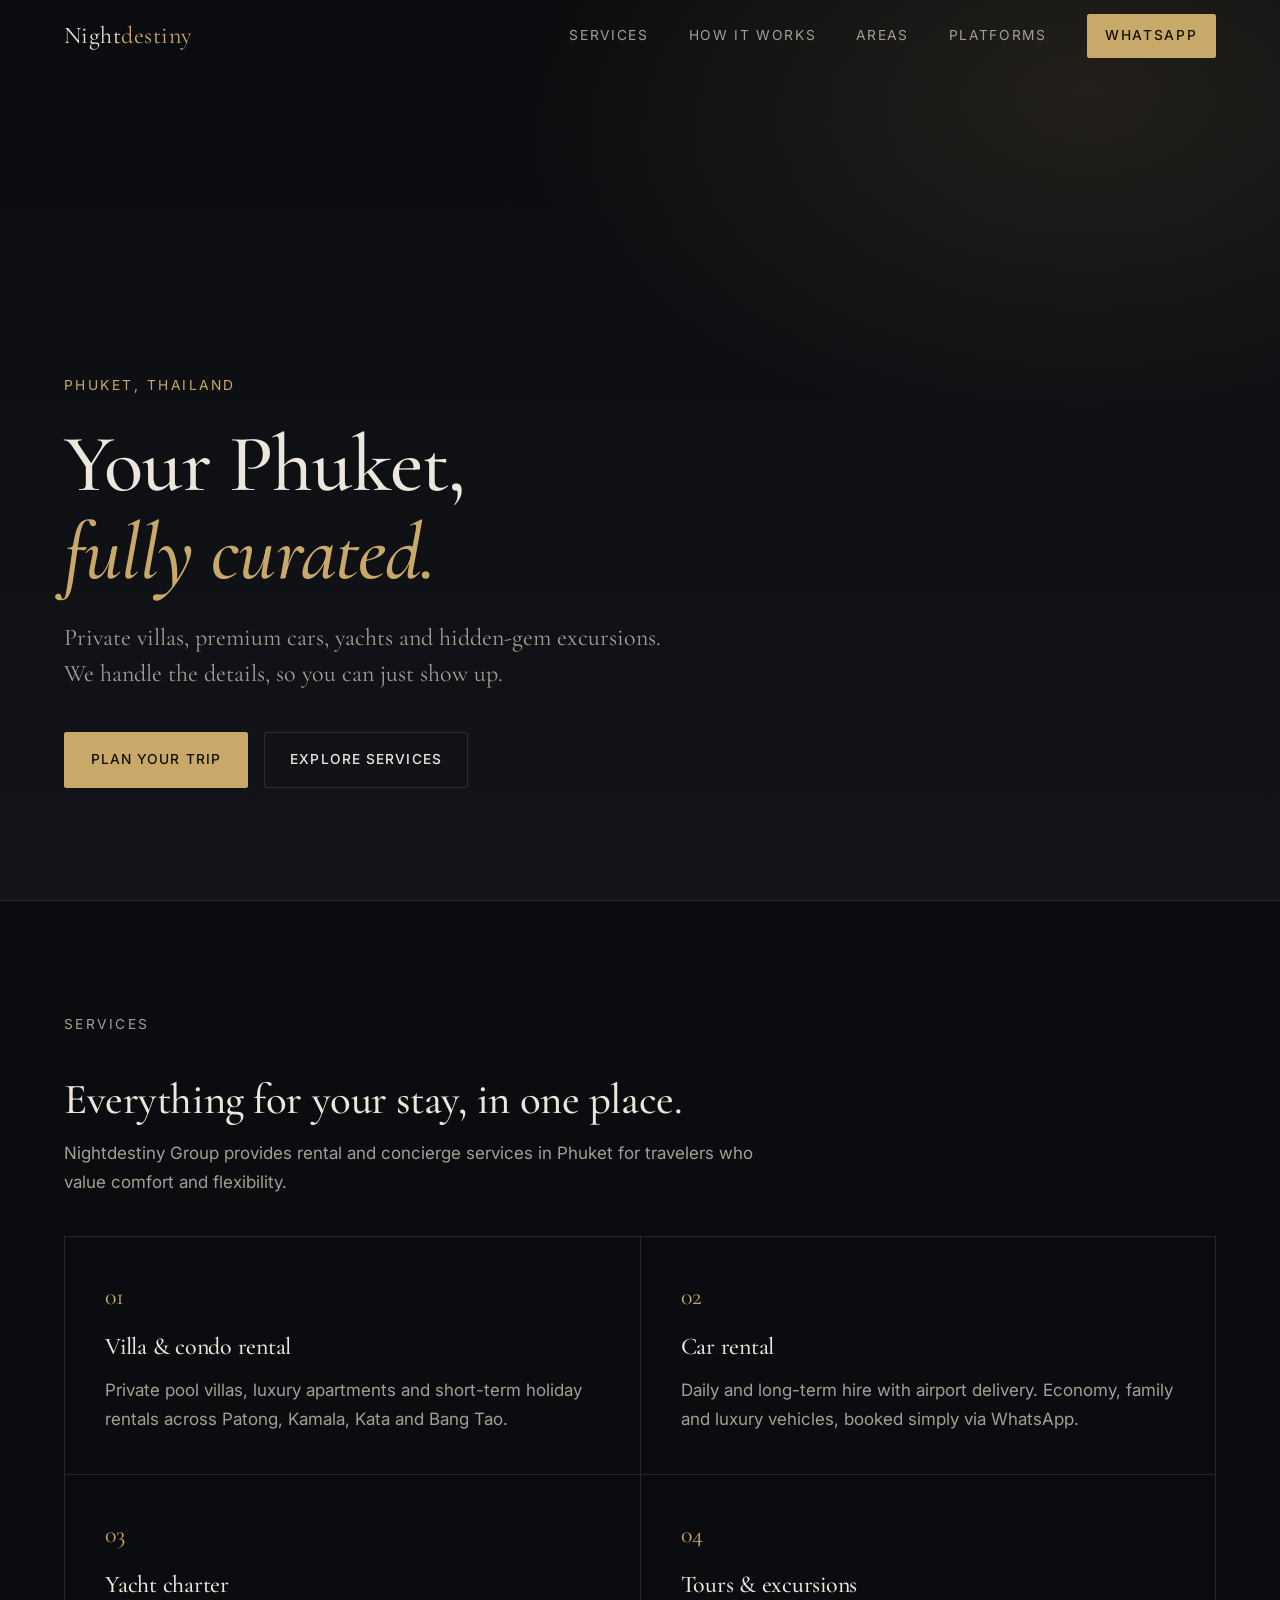
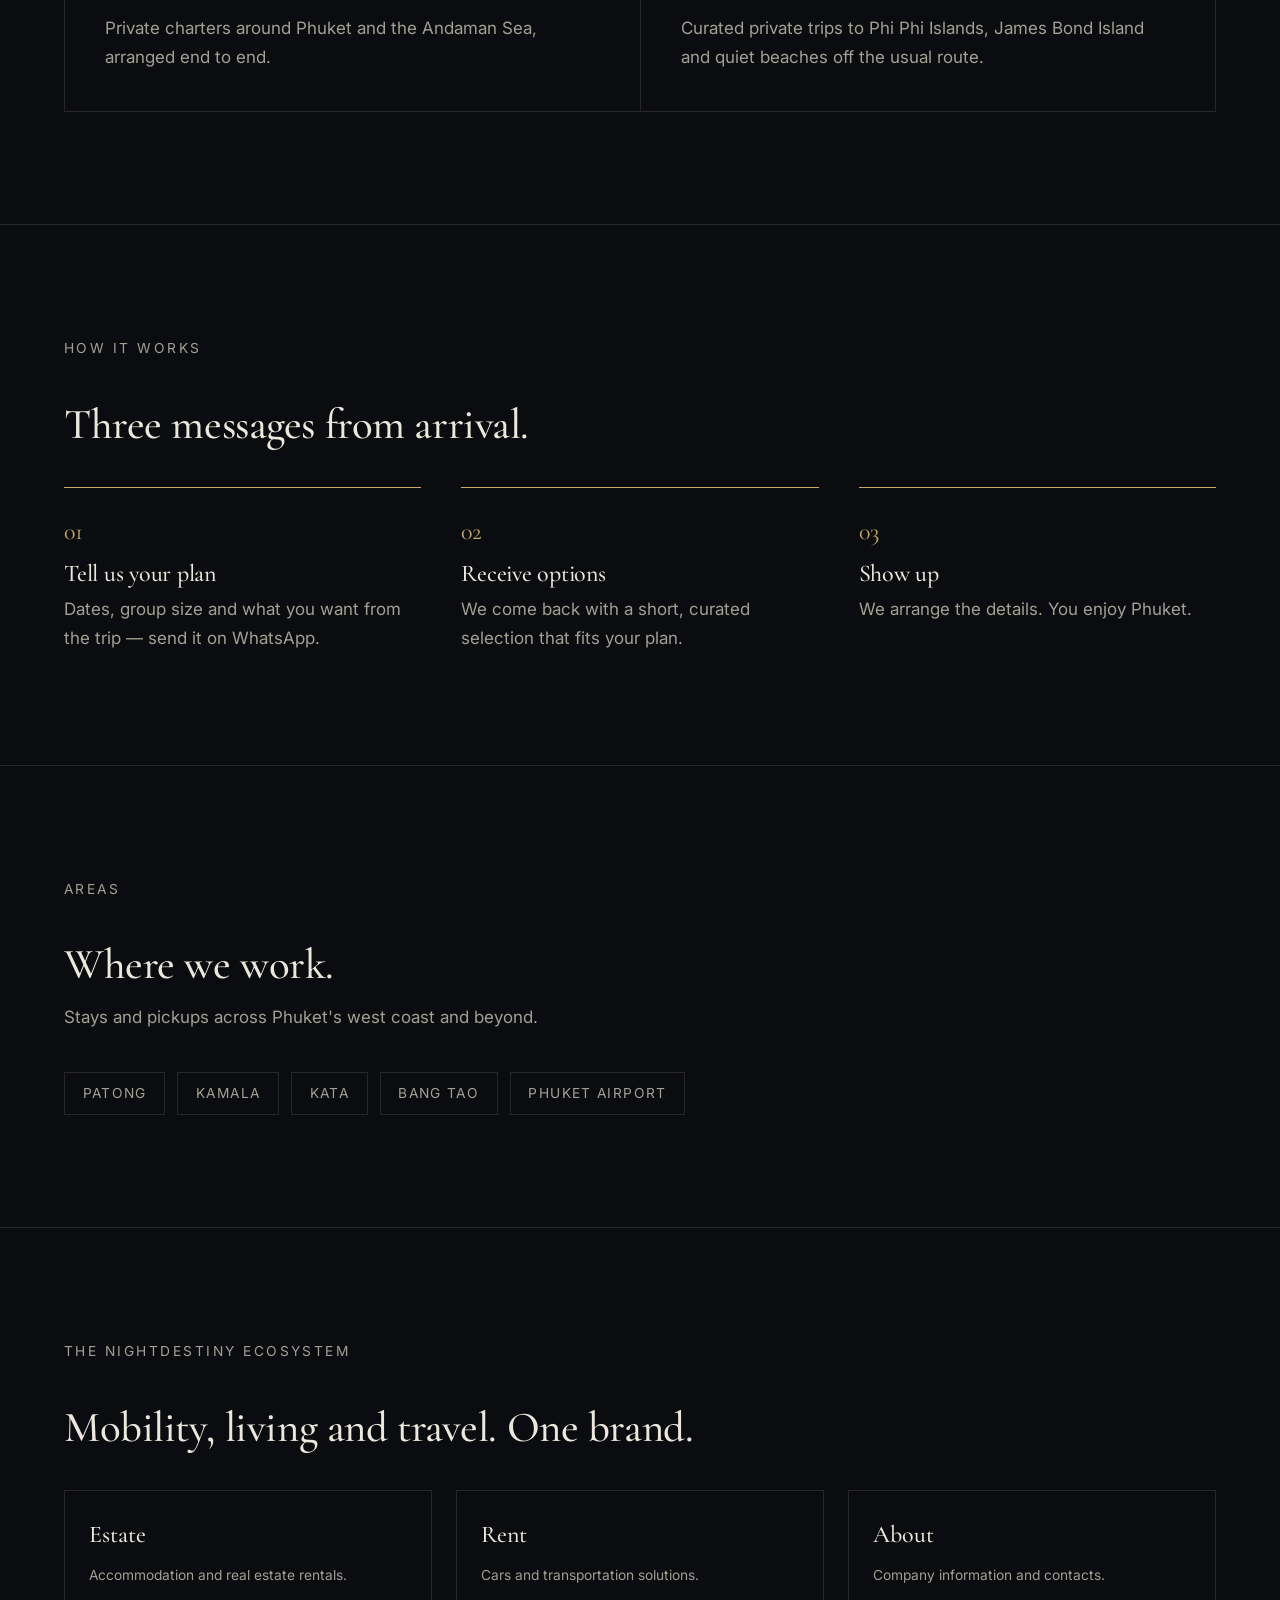
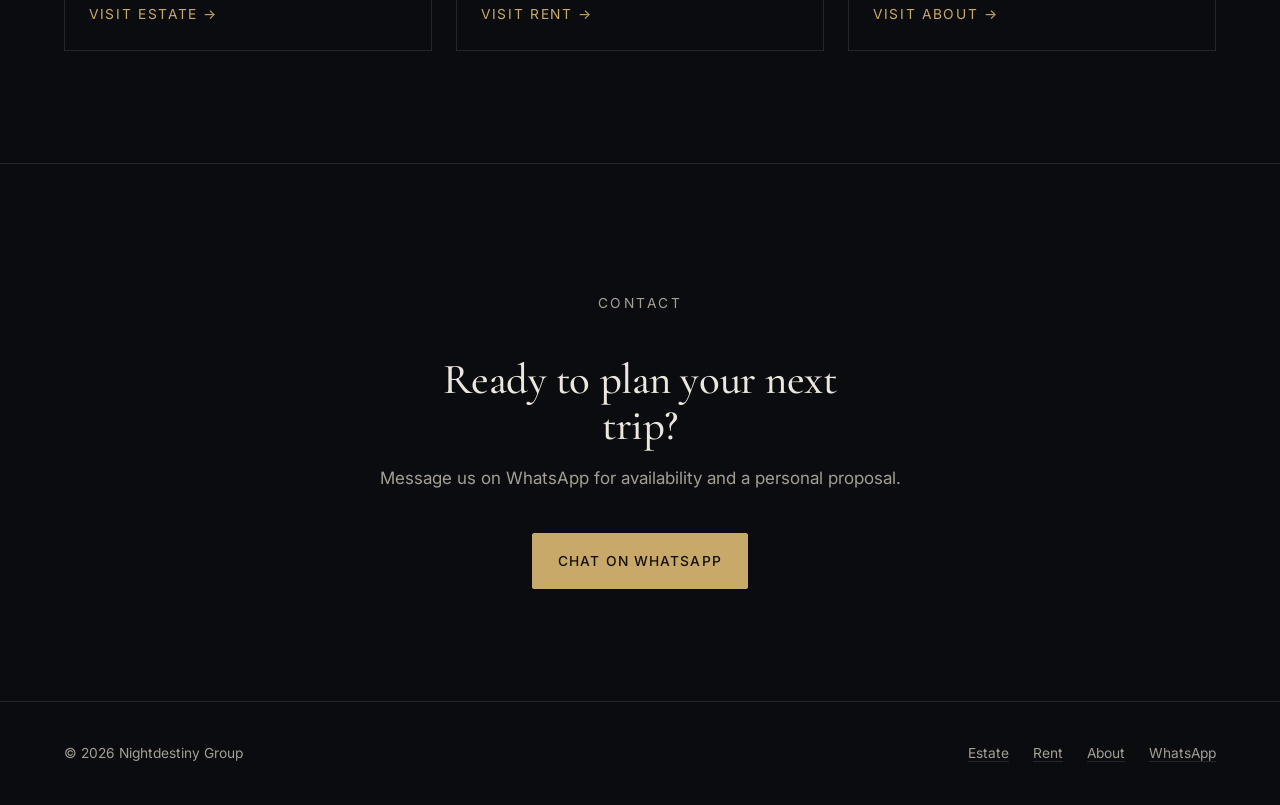
<file: index.html>
<!DOCTYPE html>
<html lang="en">
<head>
  <meta charset="utf-8">
  <meta name="viewport" content="width=device-width, initial-scale=1">
  <title>Nightdestiny Phuket | Villas, Cars, Yachts &amp; Tours</title>
  <meta name="description" content="Villa and condo rental, car hire, yacht charter and private tours in Phuket, Thailand. One concierge, booked directly via WhatsApp.">
  <meta name="robots" content="index, follow, max-image-preview:large">
  <meta name="theme-color" content="#0b0c0f">
  <link rel="canonical" href="https://nightdestiny.com/">

  <meta property="og:site_name" content="Nightdestiny Group">
  <meta property="og:locale" content="en_US">
  <meta property="og:type" content="website">
  <meta property="og:url" content="https://nightdestiny.com/">
  <meta property="og:title" content="Nightdestiny Phuket — Rental &amp; Concierge Services">
  <meta property="og:description" content="Villas, cars, yachts and curated Phuket experiences. Direct booking via WhatsApp.">
  <meta property="og:image" content="https://nightdestiny.com/assets/preview.png">
  <meta property="og:image:width" content="1200">
  <meta property="og:image:height" content="630">
  <meta name="twitter:card" content="summary_large_image">
  <meta name="twitter:title" content="Nightdestiny Phuket — Rental &amp; Concierge Services">
  <meta name="twitter:description" content="Villa rental, car hire, yacht charter and tours in Phuket.">
  <meta name="twitter:image" content="https://nightdestiny.com/assets/preview.png">

  <link rel="icon" href="assets/favicon.svg" type="image/svg+xml">
  <link rel="icon" href="assets/favicon.ico" sizes="any">
  <link rel="apple-touch-icon" href="assets/apple-touch-icon.png">

  <link rel="preconnect" href="https://fonts.googleapis.com">
  <link rel="preconnect" href="https://fonts.gstatic.com" crossorigin>
  <link href="https://fonts.googleapis.com/css2?family=Cormorant+Garamond:ital,wght@0,500;1,500&family=Inter:wght@400;500&display=swap" rel="stylesheet">
  <link rel="stylesheet" href="css/styles.css">
  <script>document.documentElement.classList.add('js')</script>
</head>
<body>
  <a class="skip" href="#main">Skip to content</a>

  <header class="site-header">
    <div class="wrap">
      <a class="brand" href="#top" aria-label="Nightdestiny Phuket, home">Night<span>destiny</span></a>
      <button class="menu-btn" type="button" aria-expanded="false" aria-controls="nav">Menu</button>
      <nav class="nav" id="nav" aria-label="Main">
        <a href="#services">Services</a>
        <a href="#process">How it works</a>
        <a href="#areas">Areas</a>
        <a href="#platforms">Platforms</a>
        <a class="btn" href="https://wa.me/66942654121">WhatsApp</a>
      </nav>
    </div>
  </header>

  <main id="main">
    <section class="hero" id="top">
      <div class="wrap">
        <p class="eyebrow">Phuket, Thailand</p>
        <h1>Your Phuket, <em>fully curated.</em></h1>
        <p class="lead">Private villas, premium cars, yachts and hidden-gem excursions. We handle the details, so you can just show up.</p>
        <div class="actions">
          <a class="btn" href="https://wa.me/66942654121">Plan your trip</a>
          <a class="btn btn--ghost" href="#services">Explore services</a>
        </div>
      </div>
    </section>

    <section class="section" id="services" aria-labelledby="services-h">
      <div class="wrap">
        <div class="section-head reveal">
          <p class="eyebrow">Services</p>
          <h2 id="services-h">Everything for your stay, in one place.</h2>
          <p>Nightdestiny Group provides rental and concierge services in Phuket for travelers who value comfort and flexibility.</p>
        </div>
        <ul class="services reveal">
          <li class="service">
            <span class="num">01</span>
            <h3>Villa &amp; condo rental</h3>
            <p>Private pool villas, luxury apartments and short-term holiday rentals across Patong, Kamala, Kata and Bang Tao.</p>
          </li>
          <li class="service">
            <span class="num">02</span>
            <h3>Car rental</h3>
            <p>Daily and long-term hire with airport delivery. Economy, family and luxury vehicles, booked simply via WhatsApp.</p>
          </li>
          <li class="service">
            <span class="num">03</span>
            <h3>Yacht charter</h3>
            <p>Private charters around Phuket and the Andaman Sea, arranged end to end.</p>
          </li>
          <li class="service">
            <span class="num">04</span>
            <h3>Tours &amp; excursions</h3>
            <p>Curated private trips to Phi Phi Islands, James Bond Island and quiet beaches off the usual route.</p>
          </li>
        </ul>
      </div>
    </section>

    <section class="section" id="process" aria-labelledby="process-h">
      <div class="wrap">
        <div class="section-head reveal">
          <p class="eyebrow">How it works</p>
          <h2 id="process-h">Three messages from arrival.</h2>
        </div>
        <ol class="steps reveal">
          <li><h3>Tell us your plan</h3><p>Dates, group size and what you want from the trip — send it on WhatsApp.</p></li>
          <li><h3>Receive options</h3><p>We come back with a short, curated selection that fits your plan.</p></li>
          <li><h3>Show up</h3><p>We arrange the details. You enjoy Phuket.</p></li>
        </ol>
      </div>
    </section>

    <section class="section" id="areas" aria-labelledby="areas-h">
      <div class="wrap">
        <div class="section-head reveal">
          <p class="eyebrow">Areas</p>
          <h2 id="areas-h">Where we work.</h2>
          <p>Stays and pickups across Phuket's west coast and beyond.</p>
        </div>
        <ul class="areas reveal">
          <li>Patong</li><li>Kamala</li><li>Kata</li><li>Bang Tao</li><li>Phuket Airport</li>
        </ul>
      </div>
    </section>

    <section class="section" id="platforms" aria-labelledby="platforms-h">
      <div class="wrap">
        <div class="section-head reveal">
          <p class="eyebrow">The Nightdestiny ecosystem</p>
          <h2 id="platforms-h">Mobility, living and travel. One brand.</h2>
        </div>
        <div class="eco reveal">
          <a href="https://estate.nightdestiny.com"><strong>Estate</strong><span>Accommodation and real estate rentals.</span><span class="go">Visit estate &rarr;</span></a>
          <a href="https://rent.nightdestiny.com"><strong>Rent</strong><span>Cars and transportation solutions.</span><span class="go">Visit rent &rarr;</span></a>
          <a href="https://about.nightdestiny.com"><strong>About</strong><span>Company information and contacts.</span><span class="go">Visit about &rarr;</span></a>
        </div>
      </div>
    </section>

    <section class="section contact" id="contact" aria-labelledby="contact-h">
      <div class="wrap reveal">
        <p class="eyebrow">Contact</p>
        <h2 id="contact-h">Ready to plan your next trip?</h2>
        <p>Message us on WhatsApp for availability and a personal proposal.</p>
        <a class="btn" href="https://wa.me/66942654121">Chat on WhatsApp</a>
      </div>
    </section>
  </main>

  <footer class="site-footer">
    <div class="wrap">
      <p>&copy; 2026 Nightdestiny Group</p>
      <ul>
        <li><a href="https://estate.nightdestiny.com">Estate</a></li>
        <li><a href="https://rent.nightdestiny.com">Rent</a></li>
        <li><a href="https://about.nightdestiny.com">About</a></li>
        <li><a href="https://wa.me/66942654121">WhatsApp</a></li>
      </ul>
    </div>
  </footer>

  <script src="js/scripts.js" defer></script>

  <script>window.$zoho=window.$zoho||{};$zoho.salesiq=$zoho.salesiq||{ready:function(){}}</script>
  <script id="zsiqscript" src="https://salesiq.zohopublic.com/widget?wc=siq789fbb681f7e363ccc62b2645d135dfdaf349e73cb0e15866964644100fa6c28" defer></script>

  <script async src="https://www.googletagmanager.com/gtag/js?id=G-93L2WYY188"></script>
  <script>
    window.dataLayer = window.dataLayer || [];
    function gtag(){dataLayer.push(arguments);}
    gtag('js', new Date());
    gtag('config', 'G-93L2WYY188');
  </script>

  <script type="application/ld+json">
  {
    "@context": "https://schema.org",
    "@type": "TravelAgency",
    "name": "Nightdestiny Group",
    "url": "https://nightdestiny.com/",
    "image": "https://nightdestiny.com/assets/preview.png",
    "telephone": "+66942654121",
    "areaServed": { "@type": "AdministrativeArea", "name": "Phuket, Thailand" },
    "contactPoint": { "@type": "ContactPoint", "telephone": "+66942654121", "contactType": "customer service", "availableLanguage": ["English"] },
    "sameAs": ["https://estate.nightdestiny.com", "https://rent.nightdestiny.com", "https://about.nightdestiny.com"],
    "hasOfferCatalog": {
      "@type": "OfferCatalog",
      "name": "Phuket rental and concierge services",
      "itemListElement": [
        { "@type": "Offer", "itemOffered": { "@type": "Service", "name": "Villa and condo rental" } },
        { "@type": "Offer", "itemOffered": { "@type": "Service", "name": "Car rental" } },
        { "@type": "Offer", "itemOffered": { "@type": "Service", "name": "Yacht charter" } },
        { "@type": "Offer", "itemOffered": { "@type": "Service", "name": "Tours and excursions" } }
      ]
    }
  }
  </script>
</body>
</html>
</file>
<file: css/styles.css>
/* Nightdestiny — design system
   Two families: Cormorant Garamond (display) + Inter (text). One accent. */

:root {
  --ink: #0b0c0f;
  --ink-2: #121419;
  --line: rgba(236, 231, 220, 0.12);
  --text: #ece7dc;
  --muted: #a39f95;
  --accent: #c9a96a;
  --accent-ink: #14110a;

  --font-display: "Cormorant Garamond", "Iowan Old Style", Georgia, serif;
  --font-text: "Inter", system-ui, -apple-system, "Segoe UI", Roboto, sans-serif;

  --step--1: clamp(0.8rem, 0.78rem + 0.1vw, 0.875rem);
  --step-0: clamp(1rem, 0.97rem + 0.15vw, 1.0625rem);
  --step-1: clamp(1.25rem, 1.15rem + 0.5vw, 1.5rem);
  --step-2: clamp(1.75rem, 1.4rem + 1.6vw, 2.75rem);
  --step-3: clamp(2.6rem, 1.7rem + 4.2vw, 5.5rem);

  --space-1: 0.5rem;
  --space-2: 1rem;
  --space-3: 1.5rem;
  --space-4: 2.5rem;
  --space-5: clamp(4rem, 3rem + 5vw, 8rem);

  --wrap: 72rem;
  --gutter: clamp(1.25rem, 4vw, 2.5rem);
  --radius: 2px;
}

*, *::before, *::after { box-sizing: border-box; }
html { scroll-behavior: smooth; -webkit-text-size-adjust: 100%; }
body {
  margin: 0;
  background: var(--ink);
  color: var(--text);
  font: 400 var(--step-0)/1.7 var(--font-text);
  -webkit-font-smoothing: antialiased;
  text-rendering: optimizeLegibility;
}
img, svg { display: block; max-width: 100%; }
a { color: inherit; text-decoration-color: var(--line); text-underline-offset: 0.25em; transition: color .2s, text-decoration-color .2s; }
a:hover { color: var(--accent); text-decoration-color: var(--accent); }
:focus-visible { outline: 2px solid var(--accent); outline-offset: 3px; }
h1, h2, h3 { font-family: var(--font-display); font-weight: 500; line-height: 1.08; letter-spacing: -0.01em; margin: 0; }
p { margin: 0; }
ul, ol { margin: 0; padding: 0; list-style: none; }

.wrap { width: min(100% - 2 * var(--gutter), var(--wrap)); margin-inline: auto; }
.skip { position: absolute; left: var(--gutter); top: -4rem; background: var(--accent); color: var(--accent-ink); padding: .6rem 1rem; z-index: 100; }
.skip:focus { top: var(--space-1); }

.eyebrow { font-size: var(--step--1); letter-spacing: .18em; text-transform: uppercase; color: var(--accent); margin-bottom: var(--space-3); }

/* Buttons */
.btn {
  display: inline-flex; align-items: center; gap: .6rem;
  padding: .95rem 1.6rem; border: 1px solid var(--accent); border-radius: var(--radius);
  background: var(--accent); color: var(--accent-ink); font-weight: 500; font-size: var(--step--1);
  letter-spacing: .08em; text-transform: uppercase; text-decoration: none; transition: background .2s, color .2s;
}
.btn:hover { background: transparent; color: var(--accent); }
.btn--ghost { background: transparent; color: var(--text); border-color: var(--line); }
.btn--ghost:hover { border-color: var(--accent); }

/* Header */
.site-header { position: fixed; inset: 0 0 auto; z-index: 50; transition: background .3s, border-color .3s; border-bottom: 1px solid transparent; }
.site-header.is-scrolled { background: rgba(11, 12, 15, .88); backdrop-filter: blur(12px); border-color: var(--line); }
.site-header .wrap { display: flex; align-items: center; justify-content: space-between; height: 4.5rem; }
.brand { font-family: var(--font-display); font-size: 1.5rem; letter-spacing: .02em; text-decoration: none; }
.brand span { color: var(--accent); }
.nav { display: flex; gap: var(--space-4); align-items: center; }
.nav a { font-size: var(--step--1); letter-spacing: .12em; text-transform: uppercase; text-decoration: none; color: var(--muted); }
.nav a:hover, .nav a:focus-visible { color: var(--text); }
.nav .btn { padding: .6rem 1.1rem; color: var(--accent-ink); }
.nav .btn:hover { color: var(--accent); }
.menu-btn { display: none; background: none; border: 0; color: var(--text); font: inherit; font-size: var(--step--1); letter-spacing: .12em; text-transform: uppercase; padding: .5rem 0; cursor: pointer; }

@media (max-width: 52rem) {
  .menu-btn { display: block; }
  .nav { position: fixed; inset: 4.5rem 0 auto; flex-direction: column; align-items: flex-start; gap: 0; background: var(--ink); border-bottom: 1px solid var(--line); padding: var(--space-2) var(--gutter) var(--space-3); display: none; }
  .nav.is-open { display: flex; }
  .nav a { padding: .9rem 0; width: 100%; border-bottom: 1px solid var(--line); }
  .nav .btn { margin-top: var(--space-2); width: auto; border-bottom: 1px solid var(--accent); }
}

/* Hero */
.hero { min-height: 100svh; display: grid; align-items: end; padding: 9rem 0 var(--space-5); position: relative; overflow: hidden;
  background:
    radial-gradient(60rem 36rem at 85% 10%, rgba(201, 169, 106, .12), transparent 60%),
    linear-gradient(180deg, var(--ink) 0%, var(--ink-2) 100%); }
.hero h1 { font-size: var(--step-3); max-width: 14ch; }
.hero h1 em { font-style: italic; color: var(--accent); }
.hero p.lead { max-width: 38rem; margin-top: var(--space-3); color: var(--muted); font-size: var(--step-1); line-height: 1.5; font-family: var(--font-display); }
.hero .actions { display: flex; flex-wrap: wrap; gap: var(--space-2); margin-top: var(--space-4); }

/* Sections */
.section { padding: var(--space-5) 0; border-top: 1px solid var(--line); }
.section-head { display: grid; gap: var(--space-2); margin-bottom: var(--space-4); max-width: 44rem; }
.section-head h2 { font-size: var(--step-2); }
.section-head p { color: var(--muted); }

/* Services */
.services { display: grid; grid-template-columns: repeat(2, 1fr); border-top: 1px solid var(--line); border-left: 1px solid var(--line); }
.service { padding: var(--space-4); border-right: 1px solid var(--line); border-bottom: 1px solid var(--line); display: grid; gap: var(--space-2); align-content: start; }
.service .num { font-family: var(--font-display); color: var(--accent); font-size: var(--step-1); }
.service h3 { font-size: var(--step-1); }
.service p { color: var(--muted); }
@media (max-width: 40rem) { .services { grid-template-columns: 1fr; } }

/* Steps */
.steps { display: grid; grid-template-columns: repeat(3, 1fr); gap: var(--space-4); counter-reset: s; }
.steps li { counter-increment: s; border-top: 1px solid var(--accent); padding-top: var(--space-3); }
.steps li::before { content: "0" counter(s); font-family: var(--font-display); font-size: var(--step-1); color: var(--accent); }
.steps h3 { font-size: var(--step-1); margin: var(--space-1) 0; }
.steps p { color: var(--muted); }
@media (max-width: 52rem) { .steps { grid-template-columns: 1fr; } }

/* Areas */
.areas { display: flex; flex-wrap: wrap; gap: .75rem; }
.areas li { border: 1px solid var(--line); padding: .55rem 1.1rem; font-size: var(--step--1); letter-spacing: .1em; text-transform: uppercase; color: var(--muted); }

/* Ecosystem */
.eco { display: grid; grid-template-columns: repeat(3, 1fr); gap: var(--space-3); }
.eco a { display: grid; gap: var(--space-1); padding: var(--space-3); border: 1px solid var(--line); text-decoration: none; transition: border-color .2s; }
.eco a:hover { border-color: var(--accent); }
.eco strong { font-family: var(--font-display); font-weight: 500; font-size: var(--step-1); }
.eco span { color: var(--muted); font-size: var(--step--1); }
.eco .go { color: var(--accent); font-size: var(--step--1); letter-spacing: .12em; text-transform: uppercase; margin-top: var(--space-1); }
@media (max-width: 52rem) { .eco { grid-template-columns: 1fr; } }

/* Contact */
.contact { text-align: center; }
.contact h2 { font-size: var(--step-2); max-width: 20ch; margin-inline: auto; }
.contact p { color: var(--muted); max-width: 34rem; margin: var(--space-2) auto var(--space-4); }

/* Footer */
.site-footer { padding: var(--space-4) 0; border-top: 1px solid var(--line); color: var(--muted); font-size: var(--step--1); }
.site-footer .wrap { display: flex; flex-wrap: wrap; gap: var(--space-2) var(--space-4); justify-content: space-between; }
.site-footer ul { display: flex; flex-wrap: wrap; gap: var(--space-3); }

/* Entrance — subtle, one effect */
@media (prefers-reduced-motion: no-preference) {
  .js .reveal { opacity: 0; transform: translateY(12px); transition: opacity .7s ease, transform .7s ease; }
  .js .reveal.is-in { opacity: 1; transform: none; }
}
@media (prefers-reduced-motion: reduce) { html { scroll-behavior: auto; } }
</file>
